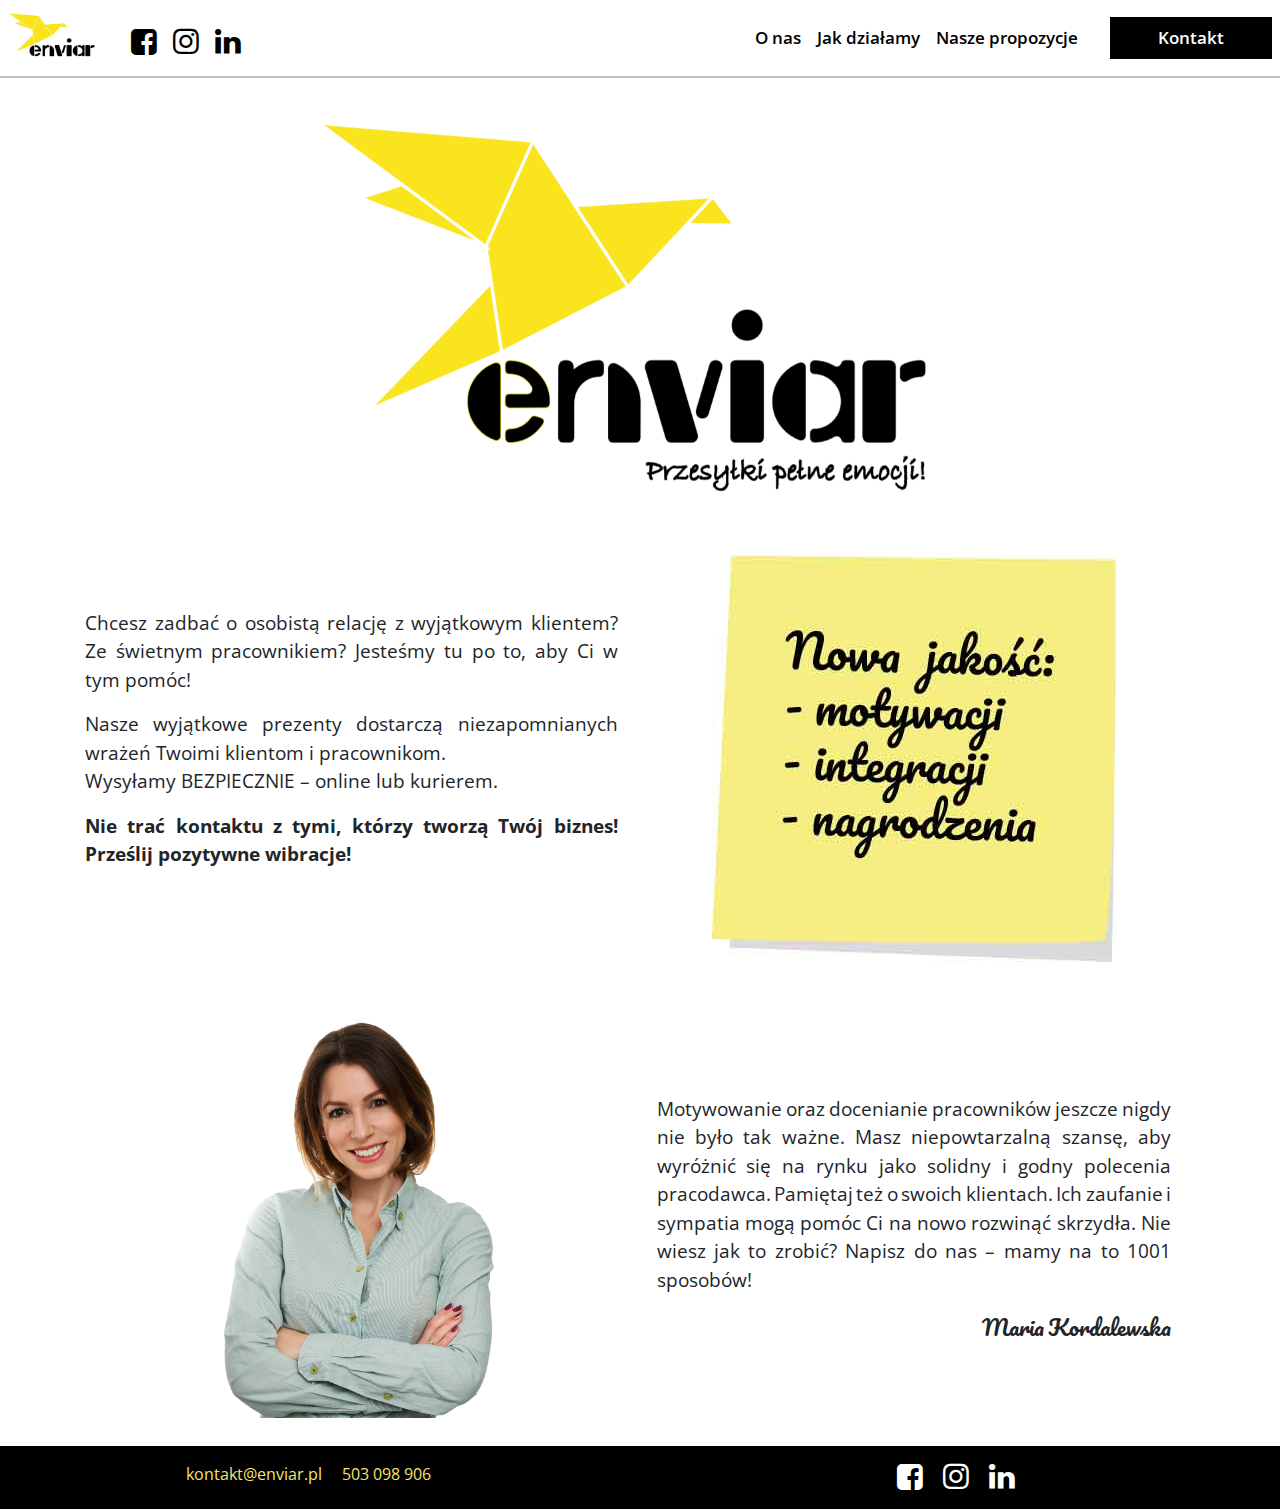
<file: Enviar/index.html>
<!DOCTYPE html>
<html>
<head>
    <!--Mateusz Sobiech-->
    <meta charset='utf-8'>
    <meta http-equiv='X-UA-Compatible' content='IE=edge'>
    <title>Enviar</title>
    <meta name='viewport' content='width=device-width, initial-scale=1'>

    <meta property="og:title" content="Przesyłki pełne emocji!" />

    <link rel='stylesheet' type='text/css' media='screen' href='css/bootstrap.min.css'>
    <link rel='stylesheet' type='text/css' media='screen' href='main.css'>
    <link rel='stylesheet' type='text/css' media='screen' href='css/fontello.css'> 
<link href="https://fonts.googleapis.com/css?family=Open+Sans:300,400,700&amp;subset=latin-ext" rel="stylesheet">
<link href="https://fonts.googleapis.com/css2?family=Pacifico&display=swap" rel="stylesheet">

    <link rel="icon" href="img/Ptak.ico" sizes="16x16">

    <link href="https://fonts.googleapis.com/css2?family=Dancing+Script:wght@600;700&display=swap" rel="stylesheet">

    <style>
        body
        {
            padding-top: 4.5rem;
        }
    </style>
</head>
<body>
    
    <header>
        <nav class="navbar bg-white navbar-light navbar-expand-md fixed-top">
            <a class="navbar-brand" href="http://enviar.pl/"><img src="img/logo1.jpg" width="91,5" height="50" class="mr-2" alt=""></a>
            <a class="tilelink mt-2" href="https://www.facebook.com/Enviar-przesy%C5%82ki-pe%C5%82ne-emocji-101554174903630/" target="_blank"><i class="mt-4 icon-facebook-squared"></i></a>
            <a class="tilelink1 mt-2" href="https://www.instagram.com/firma_z_przeslaniem/?hl=pl" target="_blank"><i class="icon-instagram"></i></a>
            <a class="tilelink2 mt-2" href="https://www.linkedin.com/company/enviar-przesy%C5%82ki-pe%C5%82ne-emocji/?viewAsMember=true" target="_blank"><i class="icon-linkedin"></i></a>

            <button class="navbar-toggler" type="button" data-toggle="collapse" data-target="#mainmenu">
                <span class="navbar-toggler-icon"></span>
            </button>

            <div class="collapse navbar-collapse" id="mainmenu">
                <ul class="navbar-nav ml-auto">
                    <li class="nav-item">
                        <a class="nav-link" href="o-nas">O nas</a>
                    </li>
                    <li class="nav-item">
                        <a class="nav-link" href="jak-dzialamy">Jak działamy</a>
                    </li>
                    <li class="nav-item">
                        <a class="nav-link" href="nasze-propozycje">Nasze propozycje</a>
                    </li>
                    <li class="nav-item">
                        <a class="nav-link kontakt px-5 ml-4" href="kontakt">Kontakt</a>
                    </li>
                </ul>
            </div>    



        </nav>
    </header>

    <main>

            <div class="container text-center">

                <header>
                    <img class="col-12 pt-5 logomain" src="img/ptak1.PNG" alt="">
                </header>

                <div class="row mt-4">

                    <div style="font-size: 19px;" class="col-lg-6 text1 text-justify my-auto">
                        <p>Chcesz zadbać o osobistą relację z wyjątkowym klientem? Ze świetnym pracownikiem? Jesteśmy tu po to, aby Ci w tym pomóc!</p> 
                        
                        <p>Nasze wyjątkowe prezenty dostarczą niezapomnianych wrażeń Twoimi klientom i pracownikom. <br> Wysyłamy BEZPIECZNIE – online lub kurierem.</p>

                        <p> <b> Nie trać kontaktu z tymi, którzy tworzą Twój biznes! Prześlij pozytywne wibracje! </b> </p>
                    </div>
                    
                    <aside class="col-lg-6 mt-4">
                        <img class="img-fluid" src="img/Kartka z napisem (1).jpg" alt="">
                    </aside>    
 
                </div>

                <div class="row sec">
                    <aside class="col-lg-6 mb-4">
                        <img style="width: 60%;" src="img/marysia.jpg" alt="">
                    </aside>
                    <div  style="font-size: 19px;  word-spacing:-2px;" class="col-lg-6 text-justify text1 my-auto px-4">
                        <p>Motywowanie oraz docenianie pracowników jeszcze nigdy nie było tak ważne. Masz niepowtarzalną szansę, aby wyróżnić się na rynku jako solidny i godny polecenia pracodawca. Pamiętaj też o swoich klientach. Ich zaufanie i sympatia mogą pomóc Ci na nowo rozwinąć skrzydła. Nie wiesz jak to zrobić? Napisz do nas – mamy na to 1001 sposobów!</p>
                        <p class="text-right" style=" font-size: 22px; font-family: 'Pacifico', cursive;"> Maria Kordalewska</p>
                    </div>
                </div>
            
            </div>

       
    </main>

    <footer>
        <div class="footer bg-footer mt-1">
            <div class="row text-center stopka">
                <div class="col-12 col-sm-6 p-3">
                    <a href="mailto:kontakt@enviar.pl ">kontakt@enviar.pl</a>
                    <a class="pl-3" href="tel:503-098-906">503 098 906</a>
                    
                </div>
                <div class="col-12 col-sm-6 p-3">
                    <a class="tilelink" href="https://www.facebook.com/Enviar-przesy%C5%82ki-pe%C5%82ne-emocji-101554174903630/" target="_blank"><i class="icon-facebook-squared"></i></a>
                    <a class="tilelink1" href="https://www.instagram.com/firma_z_przeslaniem/?hl=pl" target="_blank"><i class="icon-instagram"></i></a>
                    <a class="tilelink2" href="https://www.linkedin.com/company/enviar-przesy%C5%82ki-pe%C5%82ne-emocji/?viewAsMember=true" target="_blank"><i class="icon-linkedin"></i></a>
                </div>
            </div>
        </div>
    </footer>




    <script src="https://code.jquery.com/jquery-3.4.1.slim.min.js" integrity="sha384-J6qa4849blE2+poT4WnyKhv5vZF5SrPo0iEjwBvKU7imGFAV0wwj1yYfoRSJoZ+n" crossorigin="anonymous"></script>
    <script src="https://cdn.jsdelivr.net/npm/popper.js@1.16.0/dist/umd/popper.min.js" integrity="sha384-Q6E9RHvbIyZFJoft+2mJbHaEWldlvI9IOYy5n3zV9zzTtmI3UksdQRVvoxMfooAo" crossorigin="anonymous"></script>
    <script src="https://stackpath.bootstrapcdn.com/bootstrap/4.4.1/js/bootstrap.min.js" integrity="sha384-wfSDF2E50Y2D1uUdj0O3uMBJnjuUD4Ih7YwaYd1iqfktj0Uod8GCExl3Og8ifwB6" crossorigin="anonymous"></script>
</body>
</html>
</file>
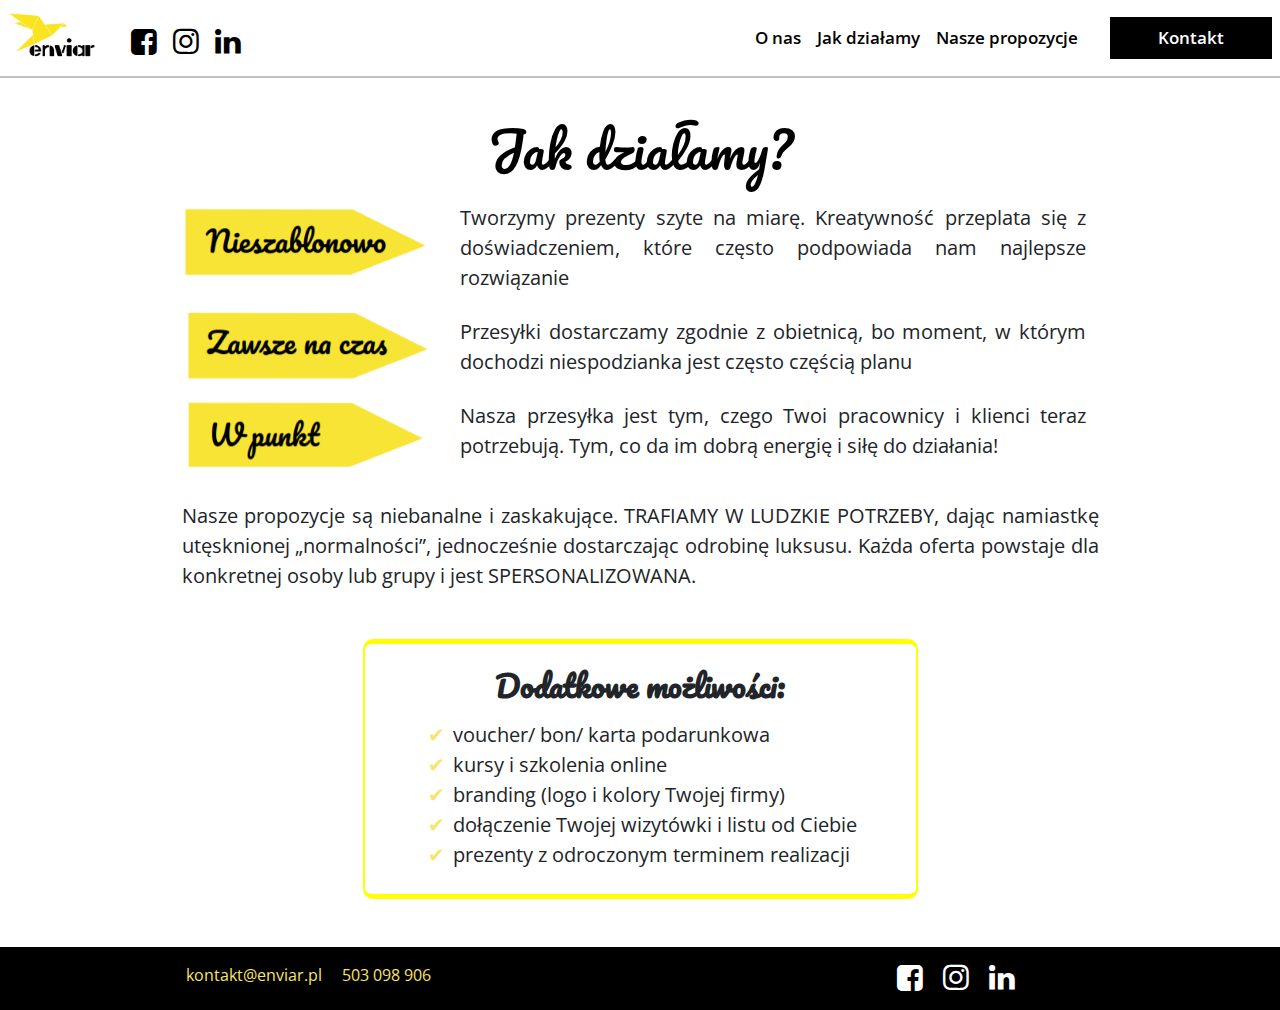
<file: Enviar/jakdzialamy.html>
<!DOCTYPE html>
<html>
<head>
    <meta charset='utf-8'>
    <meta http-equiv='X-UA-Compatible' content='IE=edge'>
    <title>Enviar</title>
    <meta name='viewport' content='width=device-width, initial-scale=1'>
    <link rel='stylesheet' type='text/css' media='screen' href='css/bootstrap.min.css'>
    <link rel='stylesheet' type='text/css' media='screen' href='main.css'>
    <link rel='stylesheet' type='text/css' media='screen' href='css/fontello.css'> 
<link href="https://fonts.googleapis.com/css?family=Open+Sans:300,400,700&amp;subset=latin-ext" rel="stylesheet">
<link href="https://fonts.googleapis.com/css2?family=Pacifico&display=swap" rel="stylesheet">

    <link rel="icon" href="img/Ptak.ico" sizes="16x16">

    <link href="https://fonts.googleapis.com/css2?family=Dancing+Script:wght@600;700&display=swap" rel="stylesheet">

    <style>
        body
        {
            padding-top: 4.5rem;
        }
    </style>
</head>
<body>
    
    <header>
        <nav class="navbar bg-white navbar-light navbar-expand-md fixed-top">
            <a class="navbar-brand" href="http://enviar.pl/"><img src="img/logo1.jpg" width="91,5" height="50" class="mr-2" alt=""></a>
            <a class="tilelink mt-2" href="https://www.facebook.com/Enviar-przesy%C5%82ki-pe%C5%82ne-emocji-101554174903630/" target="_blank"><i class="mt-4 icon-facebook-squared"></i></a>
            <a class="tilelink1 mt-2" href="https://www.instagram.com/firma_z_przeslaniem/?hl=pl" target="_blank"><i class="icon-instagram"></i></a>
            <a class="tilelink2 mt-2" href="https://www.linkedin.com/company/enviar-przesy%C5%82ki-pe%C5%82ne-emocji/?viewAsMember=true" target="_blank"><i class="icon-linkedin"></i></a>

            <button class="navbar-toggler" type="button" data-toggle="collapse" data-target="#mainmenu">
                <span class="navbar-toggler-icon"></span>
            </button>

            <div class="collapse navbar-collapse" id="mainmenu">
                <ul class="navbar-nav ml-auto">
                    <li class="nav-item">
                        <a class="nav-link" href="o-nas">O nas</a>
                    </li>
                    <li class="nav-item">
                        <a class="nav-link" href="jak-dzialamy">Jak działamy</a>
                    </li>
                    <li class="nav-item">
                        <a class="nav-link" href="nasze-propozycje">Nasze propozycje</a>
                    </li>
                    <li class="nav-item">
                        <a class="nav-link kontakt px-5 ml-4" href="kontakt">Kontakt</a>
                    </li>
                </ul>
            </div>    
        </nav>
    </header>

    <main>
        <div class="container text-center">

            <header>
                <div class="col-12 onass mb-3">
                    Jak działamy?
                </div>
            </header>

            <div class="row">
                <div class="col-12 col-lg-3 offset-lg-1 text-lg-right">
                    <img class="img-fluid" src="img/1.PNG" alt="">
                </div>
                <div class="col-12 col-lg-7 my-auto text-justify">
                    <p class="jak_txt">Tworzymy prezenty szyte na miarę. Kreatywność przeplata się z doświadczeniem, które często podpowiada nam najlepsze rozwiązanie</p>
                </div>
            </div>

            <div class="row">
                <div class="col-12 col-lg-3 offset-lg-1 text-lg-right">
                    <img class="img-fluid" src="img/2.PNG" alt="">
                </div>
                <div class="col-12 col-lg-7 mt-2 text-justify">
                    <p class="jak_txt">Przesyłki dostarczamy zgodnie z obietnicą, bo moment, w którym dochodzi niespodzianka jest często częścią planu</p>
                </div>
            </div>

            <div class="row">
                <div class="col-12 col-lg-3 offset-lg-1 text-lg-right">
                    <img class="img-fluid" src="img/3.PNG" alt="">
                </div>
                <div class="col-12 col-lg-7 mt-2 text-justify">
                    <p class="jak_txt">Nasza przesyłka jest tym, czego Twoi pracownicy i klienci teraz potrzebują. Tym, co da im dobrą energię i siłę do działania!</p>
                </div>
            </div>

            <div class="col-12 col-lg-10 offset-lg-1 text-justify mt-4 px-1">
                <p class="jak_txt">Nasze propozycje są niebanalne i zaskakujące. TRAFIAMY W LUDZKIE POTRZEBY, dając namiastkę utęsknionej „normalności”, jednocześnie dostarczając odrobinę luksusu. Każda oferta powstaje dla konkretnej osoby lub grupy i jest SPERSONALIZOWANA.</p>
            </div>

            <div class="col-lg-6 offset-lg-3 text-left mt-5 mb-5 jak_box">
                <h5 class="mt-4 text-center" style=" font-size: 30px; font-family: 'Pacifico', cursive;">Dodatkowe możliwości:</h5>
                    <ul class="jak mb-3 jak_txt ml-3 ml-lg-5 py-2">
                        <li>voucher/ bon/ karta podarunkowa</li>
                        <li>kursy i szkolenia online</li>
                        <li>branding (logo i kolory Twojej firmy)</li>
                        <li>dołączenie Twojej wizytówki i listu od Ciebie</li>
                        <li>prezenty z odroczonym terminem realizacji</li>
                    </ul>
            </div>
        </div>
    </main>

    <footer>
        <div class="footer bg-footer mt-1">
            <div class="row text-center stopka">
                <div class="col-12 col-sm-6 p-3">
                    <a href="mailto:kontakt@enviar.pl ">kontakt@enviar.pl</a>
                    <a class="pl-3" href="tel:503-098-906">503 098 906</a>
                    
                </div>
                <div class="col-12 col-sm-6 p-3">
                    <a class="tilelink" href="https://www.facebook.com/Enviar-przesy%C5%82ki-pe%C5%82ne-emocji-101554174903630/" target="_blank"><i class="icon-facebook-squared"></i></a>
                    <a class="tilelink1" href="https://www.instagram.com/firma_z_przeslaniem/?hl=pl" target="_blank"><i class="icon-instagram"></i></a>
                    <a class="tilelink2" href="https://www.linkedin.com/company/enviar-przesy%C5%82ki-pe%C5%82ne-emocji/?viewAsMember=true" target="_blank"><i class="icon-linkedin"></i></a>
                </div>
            </div>
        </div>
    </footer>




    <script src="https://code.jquery.com/jquery-3.4.1.slim.min.js" integrity="sha384-J6qa4849blE2+poT4WnyKhv5vZF5SrPo0iEjwBvKU7imGFAV0wwj1yYfoRSJoZ+n" crossorigin="anonymous"></script>
    <script src="https://cdn.jsdelivr.net/npm/popper.js@1.16.0/dist/umd/popper.min.js" integrity="sha384-Q6E9RHvbIyZFJoft+2mJbHaEWldlvI9IOYy5n3zV9zzTtmI3UksdQRVvoxMfooAo" crossorigin="anonymous"></script>
    <script src="https://stackpath.bootstrapcdn.com/bootstrap/4.4.1/js/bootstrap.min.js" integrity="sha384-wfSDF2E50Y2D1uUdj0O3uMBJnjuUD4Ih7YwaYd1iqfktj0Uod8GCExl3Og8ifwB6" crossorigin="anonymous"></script>
</body>
</html>
</file>
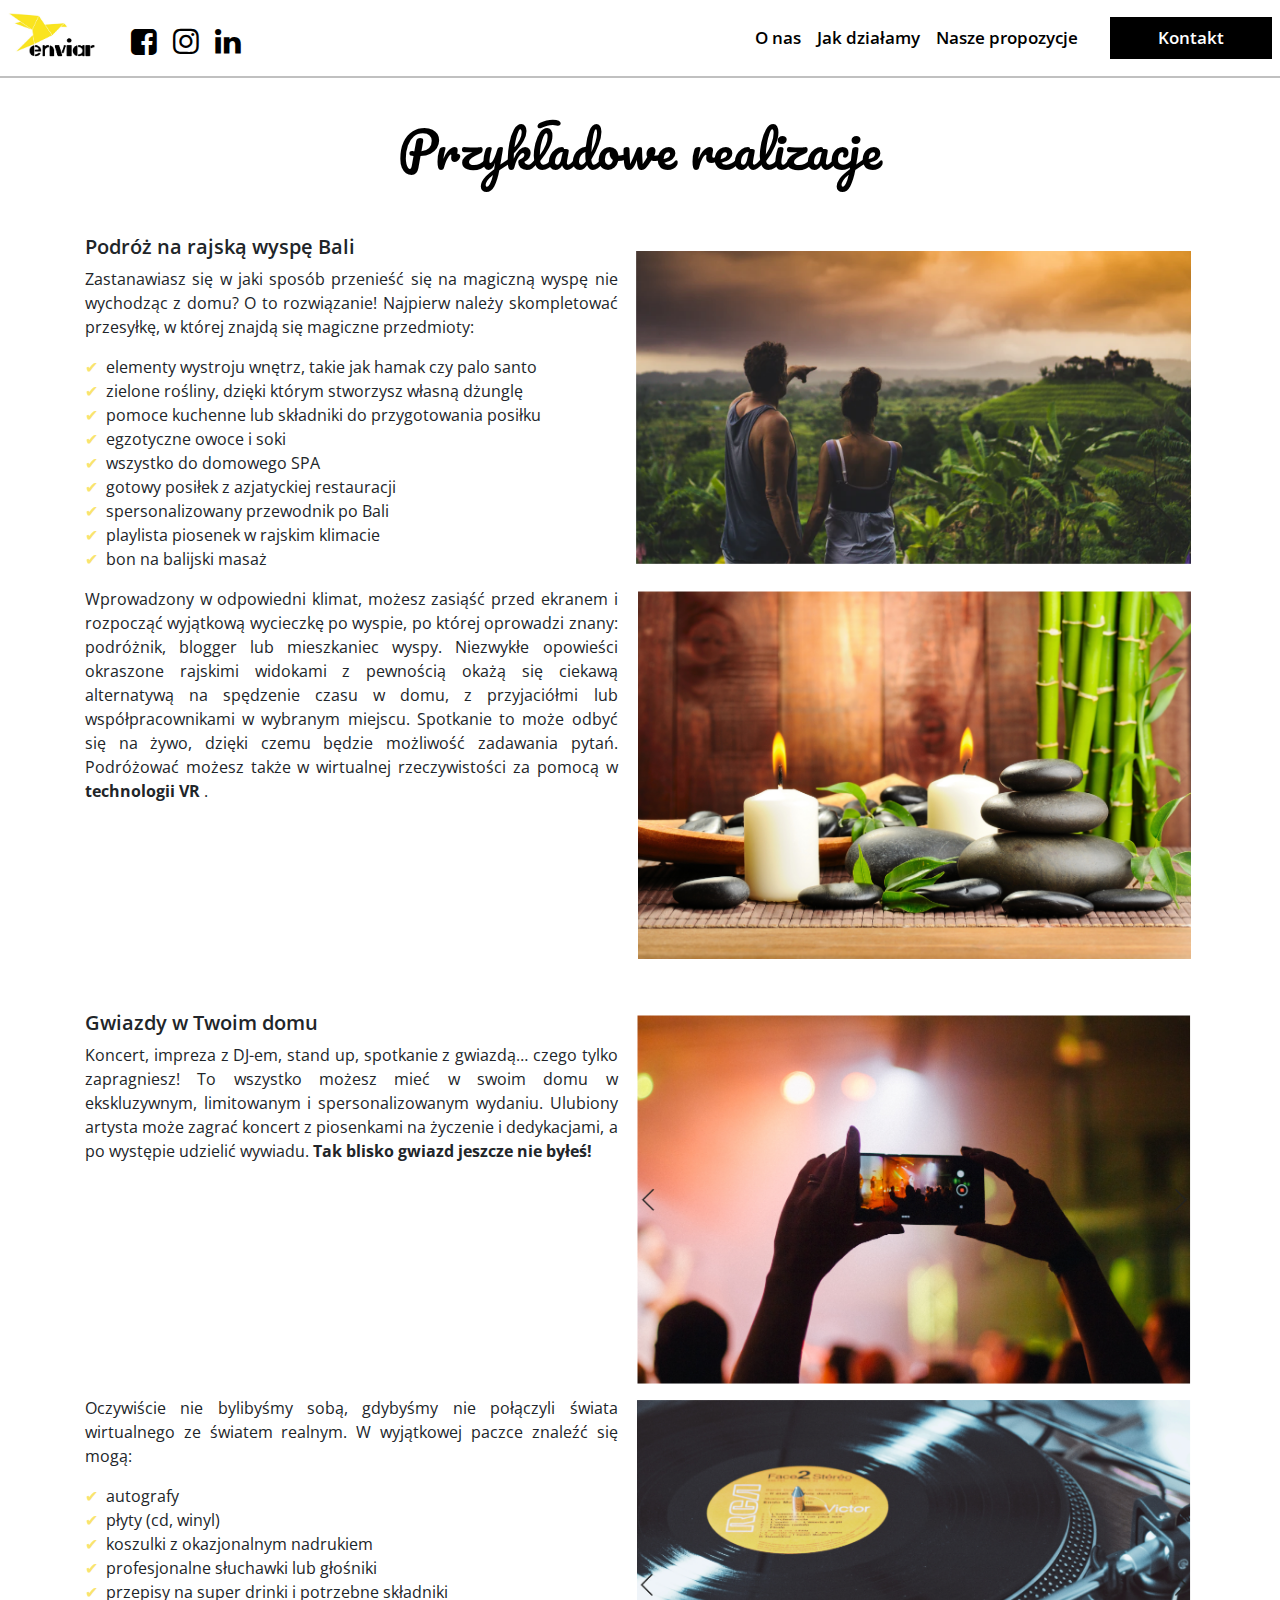
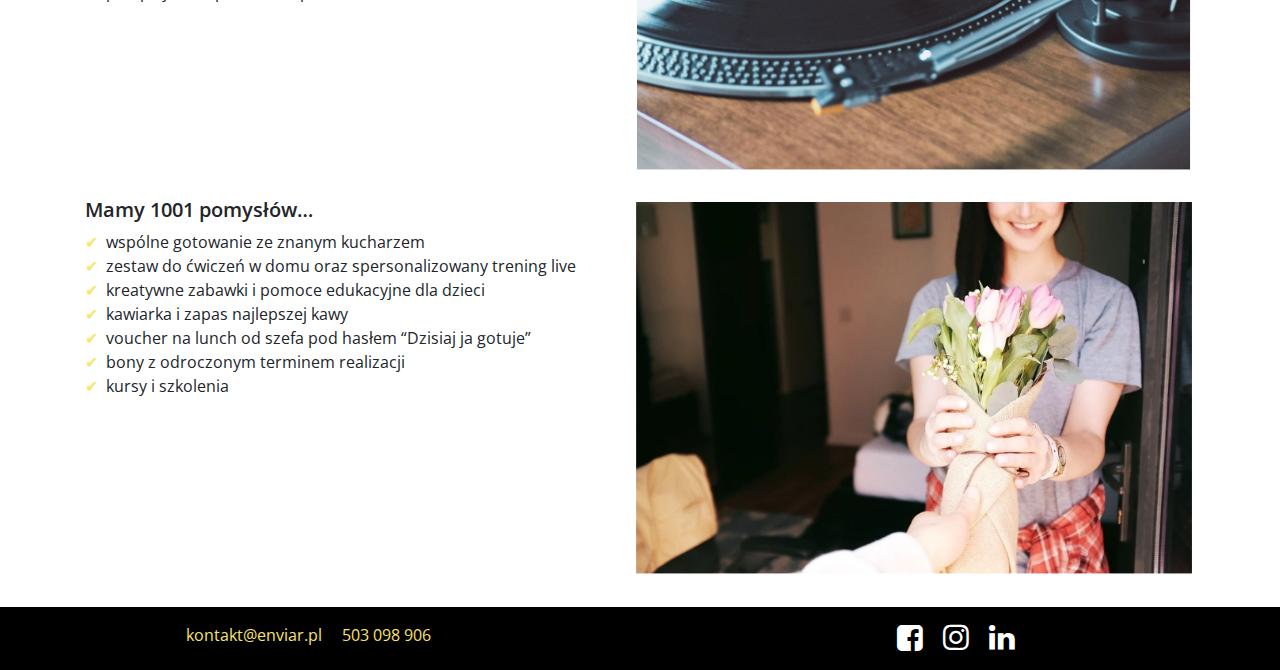
<file: Enviar/oferty.html>
<!DOCTYPE html>
<html>
<head>
    <meta charset='utf-8'>
    <meta http-equiv='X-UA-Compatible' content='IE=edge'>
    <title>Enviar</title>
    <meta name='viewport' content='width=device-width, initial-scale=1'>
    <link rel='stylesheet' type='text/css' media='screen' href='css/bootstrap.min.css'>
    <link rel='stylesheet' type='text/css' media='screen' href='main.css'>
    <link rel='stylesheet' type='text/css' media='screen' href='css/fontello.css'> 
    <link href="https://fonts.googleapis.com/css?family=Open+Sans:300,400,700&amp;subset=latin-ext" rel="stylesheet">
<link href="https://fonts.googleapis.com/css2?family=Pacifico&display=swap" rel="stylesheet">

    <link rel="icon" href="img/Ptak.ico" sizes="16x16">

    <link href="https://fonts.googleapis.com/css2?family=Dancing+Script:wght@600;700&display=swap" rel="stylesheet">

    <style>
        body
        {
            padding-top: 4.5rem;
        }
    </style>
</head>
<body>
    
    <header>
        <nav class="navbar bg-white navbar-light navbar-expand-md fixed-top">
            <a class="navbar-brand" href="http://enviar.pl/"><img src="img/logo1.jpg" width="91,5" height="50" class="mr-2" alt=""></a>
            <a class="tilelink mt-2" href="https://www.facebook.com/Enviar-przesy%C5%82ki-pe%C5%82ne-emocji-101554174903630/" target="_blank"><i class="mt-4 icon-facebook-squared"></i></a>
            <a class="tilelink1 mt-2" href="https://www.instagram.com/firma_z_przeslaniem/?hl=pl" target="_blank"><i class="icon-instagram"></i></a>
            <a class="tilelink2 mt-2" href="https://www.linkedin.com/company/enviar-przesy%C5%82ki-pe%C5%82ne-emocji/?viewAsMember=true" target="_blank"><i class="icon-linkedin"></i></a>

            <button class="navbar-toggler" type="button" data-toggle="collapse" data-target="#mainmenu">
                <span class="navbar-toggler-icon"></span>
            </button>

            <div class="collapse navbar-collapse" id="mainmenu">
                <ul class="navbar-nav ml-auto">
                    <li class="nav-item">
                        <a class="nav-link" href="o-nas">O nas</a>
                    </li>
                    <li class="nav-item">
                        <a class="nav-link" href="jak-dzialamy">Jak działamy</a>
                    </li>
                    <li class="nav-item">
                        <a class="nav-link" href="nasze-propozycje">Nasze propozycje</a>
                    </li>
                    <li class="nav-item">
                        <a class="nav-link kontakt px-5 ml-4" href="kontakt">Kontakt</a>
                    </li>
                </ul>
            </div>    



        </nav>
    </header>

    <main">

            <div class="container text-center">
                <header>
                    <div class="col-12 onass">
                        Przykładowe realizacje
                    </div>
                </header>

                <div class="row text-justify mt-5">
                    <div class="col-12 col-lg-6">
                        <h5>Podróż na rajską wyspę Bali</h5>
                        <p>Zastanawiasz się w jaki sposób przenieść się na magiczną wyspę nie wychodząc z domu? O to rozwiązanie! Najpierw należy skompletować przesyłkę, w której znajdą się magiczne przedmioty:</p>
                        <ul class="jak mb-2">
                            <li>elementy wystroju wnętrz, takie jak hamak czy palo santo</li>
                            <li>zielone rośliny, dzięki którym stworzysz własną dżunglę</li>
                            <li>pomoce kuchenne lub składniki do przygotowania posiłku</li>
                            <li>egzotyczne owoce i soki</li>
                            <li>wszystko do domowego SPA</li>
                            <li>gotowy posiłek z azjatyckiej restauracji</li>
                            <li>spersonalizowany przewodnik po Bali</li>
                            <li>playlista piosenek w rajskim klimacie</li>
                            <li>bon na balijski masaż</li>
                        </ul>
                    </div>
                    <div class="col-12 col-lg-6 my-auto p-0">
                        <img class="img-fluid" src="img/jak1.PNG" alt="">
                    </div>
                </div>

                <div class="row text-justify mt-2">
                    <div class="col-12 col-lg-6">
                        <p>Wprowadzony w odpowiedni klimat, możesz zasiąść przed ekranem i rozpocząć wyjątkową wycieczkę po wyspie, po której oprowadzi znany: podróżnik, blogger lub mieszkaniec wyspy. Niezwykłe opowieści okraszone rajskimi widokami z pewnością okażą się ciekawą alternatywą na spędzenie czasu w domu, z przyjaciółmi lub współpracownikami w wybranym miejscu. Spotkanie to może odbyć się na żywo, dzięki czemu będzie możliwość zadawania pytań. Podróżować możesz także w wirtualnej rzeczywistości za pomocą w <b>technologii VR</b> .</p>
                    </div>
                    <div class="col-12 col-lg-6 p-1">
                        <img class="img-fluid" src="img/2nd.PNG" alt="">
                    </div>
                </div>

                <div class="row text-justify mt-5">
                    <div class="col-12 col-lg-6 mb-4"> 
                        <h5>Gwiazdy w Twoim domu</h5>
                        <p>Koncert, impreza z DJ-em, stand up, spotkanie z gwiazdą… czego tylko zapragniesz! To wszystko możesz mieć w swoim domu w ekskluzywnym, limitowanym i spersonalizowanym wydaniu. Ulubiony artysta może zagrać koncert z piosenkami na życzenie i dedykacjami, a po występie udzielić wywiadu. <b>Tak blisko gwiazd jeszcze nie byłeś!</b> </p>
                    </div>
                    <div class="col-12 col-lg-6 p-1">
                        <img class="img-fluid" src="img/3rd.PNG" alt="">
                    </div>
                </div>

                <div class="row text-justify mt-2">
                    <div class="col-12 col-lg-6 mb-4">
                        <p>Oczywiście nie bylibyśmy sobą, gdybyśmy nie połączyli świata wirtualnego ze światem realnym. W wyjątkowej paczce znaleźć się mogą:</p>
                        <ul class="jak">
                            <li>autografy</li>
                            <li>płyty (cd, winyl)</li>
                            <li>koszulki z okazjonalnym nadrukiem</li>
                            <li>profesjonalne słuchawki lub głośniki</li>
                            <li>przepisy na super drinki i potrzebne składniki</li>
                        </ul>
                    </div>
                    <div class="col-12 col-lg-6 p-1">
                        <img class="img-fluid" src="img/4th.PNG" alt="">
                    </div>
                </div>

                <div class="row text-left mt-4">
                    <div class="col-12 col-lg-6">
                        <h5>Mamy 1001 pomysłów…</h5>
                        <ul class="jak mb-2">
                            <li>wspólne gotowanie ze znanym kucharzem</li>
                            <li>zestaw do ćwiczeń w domu oraz spersonalizowany trening live</li>
                            <li>kreatywne zabawki i pomoce edukacyjne dla dzieci</li>
                            <li>kawiarka i zapas najlepszej kawy</li>
                            <li>voucher na lunch od szefa pod hasłem “Dzisiaj ja gotuje”</li>
                            <li>bony z odroczonym terminem realizacji</li>
                            <li>kursy i szkolenia</li>
                        </ul>
                    </div>
                    <div class="col-12 col-lg-6 mb-4 p-0">
                        <img class="img-fluid" src="img/jak5.PNG" alt="">
                    </div>
                </div>
            </div>

    </main>

    <footer>
        <div class="footer bg-footer mt-1">
            <div class="row text-center stopka">
                <div class="col-12 col-sm-6 p-3">
                    <a href="mailto:kontakt@enviar.pl ">kontakt@enviar.pl</a>
                    <a class="pl-3" href="tel:503-098-906">503 098 906</a>
                    
                </div>
                <div class="col-12 col-sm-6 p-3">
                    <a class="tilelink" href="https://www.facebook.com/Enviar-przesy%C5%82ki-pe%C5%82ne-emocji-101554174903630/" target="_blank"><i class="icon-facebook-squared"></i></a>
                    <a class="tilelink1" href="https://www.instagram.com/firma_z_przeslaniem/?hl=pl" target="_blank"><i class="icon-instagram"></i></a>
                    <a class="tilelink2" href="https://www.linkedin.com/company/enviar-przesy%C5%82ki-pe%C5%82ne-emocji/?viewAsMember=true" target="_blank"><i class="icon-linkedin"></i></a>
                </div>
            </div>
        </div>
    </footer>




    <script src="https://code.jquery.com/jquery-3.4.1.slim.min.js" integrity="sha384-J6qa4849blE2+poT4WnyKhv5vZF5SrPo0iEjwBvKU7imGFAV0wwj1yYfoRSJoZ+n" crossorigin="anonymous"></script>
    <script src="https://cdn.jsdelivr.net/npm/popper.js@1.16.0/dist/umd/popper.min.js" integrity="sha384-Q6E9RHvbIyZFJoft+2mJbHaEWldlvI9IOYy5n3zV9zzTtmI3UksdQRVvoxMfooAo" crossorigin="anonymous"></script>
    <script src="https://stackpath.bootstrapcdn.com/bootstrap/4.4.1/js/bootstrap.min.js" integrity="sha384-wfSDF2E50Y2D1uUdj0O3uMBJnjuUD4Ih7YwaYd1iqfktj0Uod8GCExl3Og8ifwB6" crossorigin="anonymous"></script>
</body>
</html>
</file>
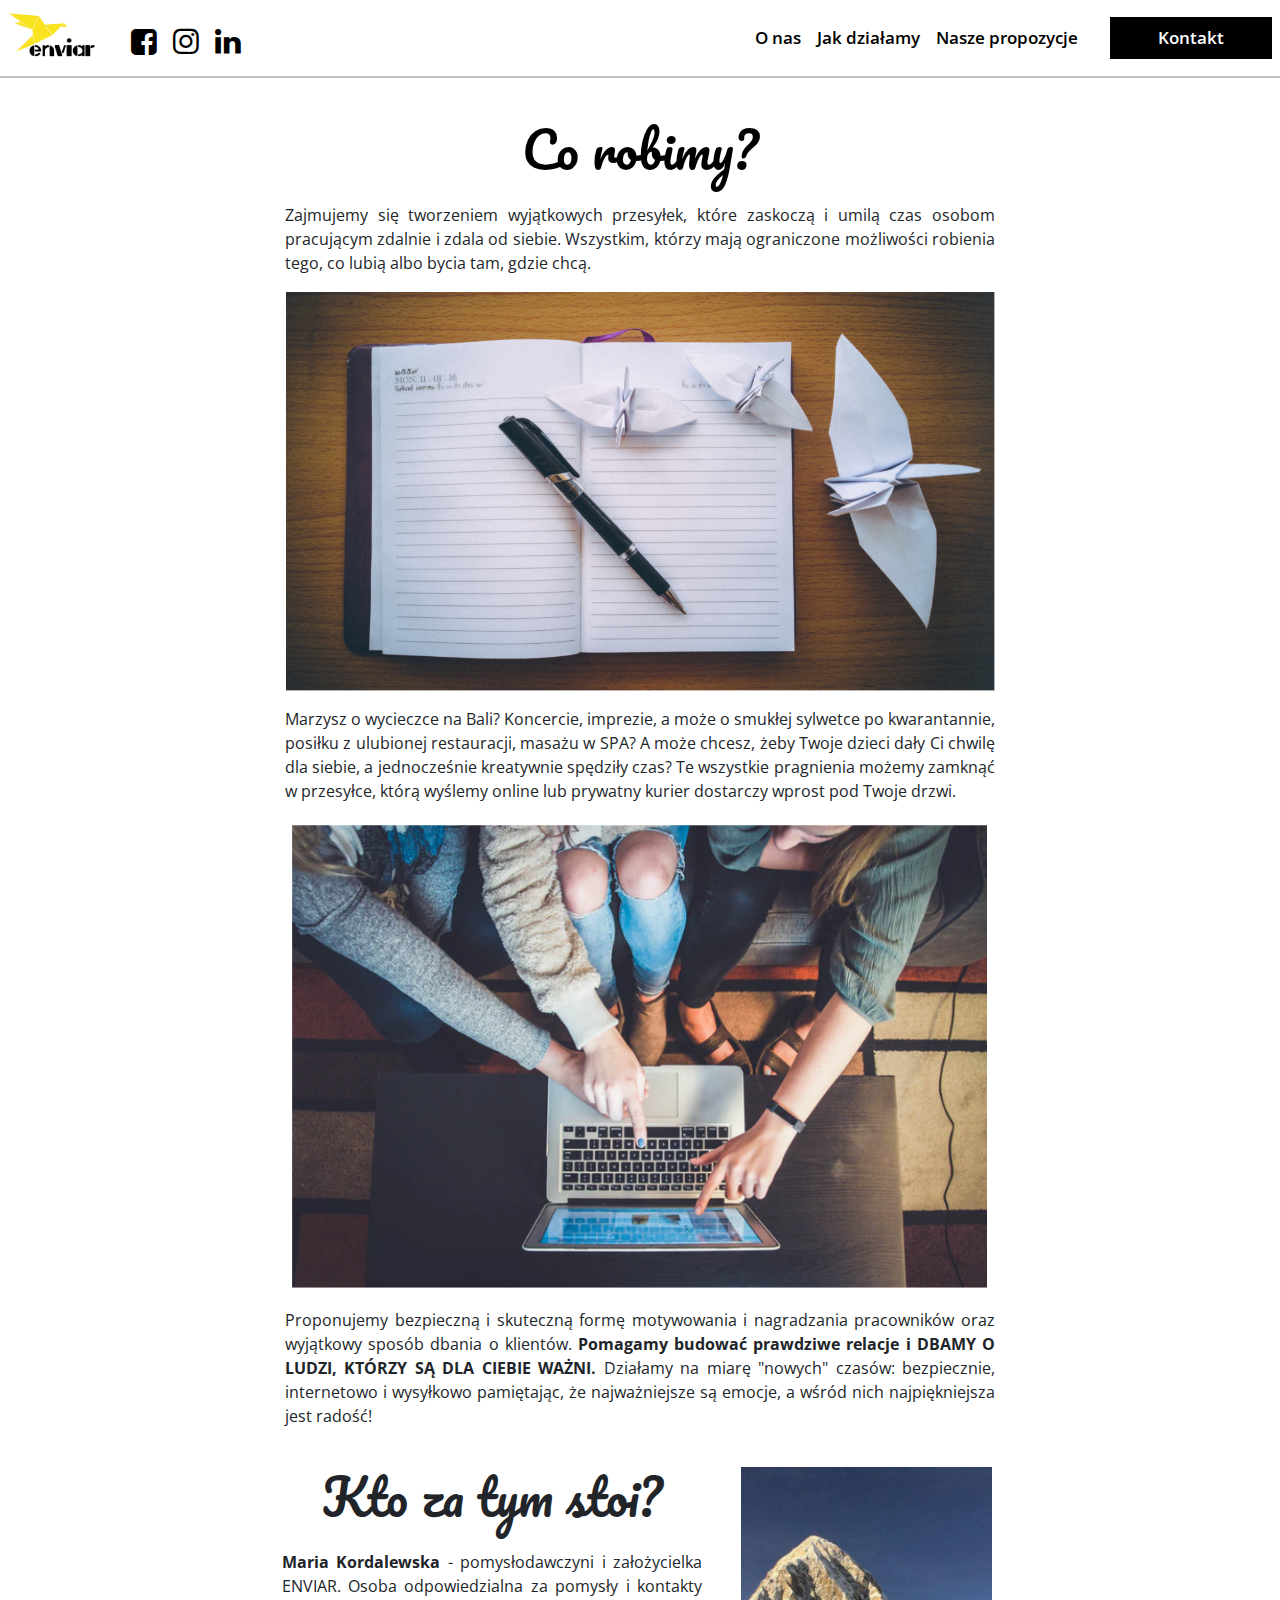
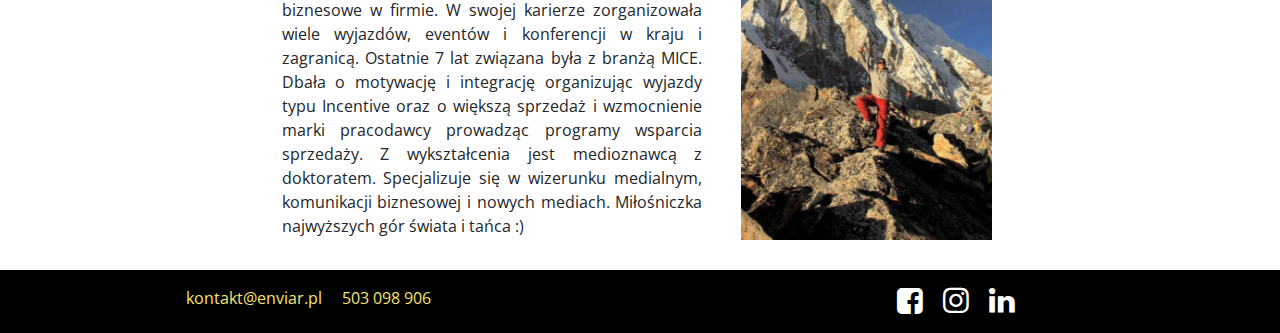
<file: Enviar/onas.html>
<!DOCTYPE html>
<html>
<head>
    <meta charset='utf-8'>
    <meta http-equiv='X-UA-Compatible' content='IE=edge'>
    <title>Enviar</title>
    <meta name='viewport' content='width=device-width, initial-scale=1'>
    <link rel='stylesheet' type='text/css' media='screen' href='css/bootstrap.min.css'>
    <link rel='stylesheet' type='text/css' media='screen' href='main.css'>
    <link rel='stylesheet' type='text/css' media='screen' href='css/fontello.css'> 
<link href="https://fonts.googleapis.com/css?family=Open+Sans:300,400,700&amp;subset=latin-ext" rel="stylesheet">
<link href="https://fonts.googleapis.com/css2?family=Pacifico&display=swap" rel="stylesheet">

    <link rel="icon" href="img/Ptak.ico" sizes="16x16">

    <link href="https://fonts.googleapis.com/css2?family=Dancing+Script:wght@600;700&display=swap" rel="stylesheet">

    <style>
        body
        {
            padding-top: 4.5rem;
        }
    </style>
</head>
<body>
    
    <header>
        <nav class="navbar bg-white navbar-light navbar-expand-md fixed-top">
            <a class="navbar-brand" href="http://enviar.pl/"><img src="img/logo1.jpg" width="91,5" height="50" class="mr-2" alt=""></a>
            <a class="tilelink mt-2" href="https://www.facebook.com/Enviar-przesy%C5%82ki-pe%C5%82ne-emocji-101554174903630/" target="_blank"><i class="mt-4 icon-facebook-squared"></i></a>
            <a class="tilelink1 mt-2" href="https://www.instagram.com/firma_z_przeslaniem/?hl=pl" target="_blank"><i class="icon-instagram"></i></a>
            <a class="tilelink2 mt-2" href="https://www.linkedin.com/company/enviar-przesy%C5%82ki-pe%C5%82ne-emocji/?viewAsMember=true" target="_blank"><i class="icon-linkedin"></i></a>

            <button class="navbar-toggler" type="button" data-toggle="collapse" data-target="#mainmenu">
                <span class="navbar-toggler-icon"></span>
            </button>

            <div class="collapse navbar-collapse" id="mainmenu">
                <ul class="navbar-nav ml-auto">
                    <li class="nav-item">
                        <a class="nav-link" href="o-nas">O nas</a>
                    </li>
                    <li class="nav-item">
                        <a class="nav-link" href="jak-dzialamy">Jak działamy</a>
                    </li>
                    <li class="nav-item">
                        <a class="nav-link" href="nasze-propozycje">Nasze propozycje</a>
                    </li>
                    <li class="nav-item">
                        <a class="nav-link kontakt px-5 ml-4" href="kontakt">Kontakt</a>
                    </li>
                </ul>
            </div>    



        </nav>
    </header>

    <main>
        <div class="container text-justify">

            <header>
                <div class="col-12 onass mb-3 text-center">
                    Co robimy?
                </div>
            </header>

            <p class="col-lg-8 offset-lg-2">Zajmujemy się tworzeniem wyjątkowych przesyłek, które zaskoczą i umilą czas osobom pracującym zdalnie i zdala od siebie. Wszystkim, którzy mają ograniczone możliwości robienia tego, co lubią albo bycia tam, gdzie chcą.</p>

            <div class="col-lg-8 offset-lg-2 text-center">
                <img class="img-fluid mb-3" src="img/1st.PNG" alt="">
            </div>

            <p class="col-lg-8 offset-lg-2">Marzysz o wycieczce na Bali? Koncercie, imprezie, a może o smukłej sylwetce po kwarantannie, posiłku z ulubionej restauracji, masażu w SPA? A może chcesz, żeby Twoje dzieci dały Ci chwilę dla siebie, a jednocześnie kreatywnie spędziły czas? Te wszystkie pragnienia możemy zamknąć w przesyłce, którą wyślemy online lub prywatny kurier dostarczy wprost pod Twoje drzwi.</p>

            <div class="col-lg-8 offset-lg-2 text-center">
                <img class="img-fluid mb-3" src="img/onaslaptop.PNG" alt="">
            </div>
        
            <p class="col-lg-8 offset-lg-2">Proponujemy bezpieczną i skuteczną formę motywowania i nagradzania pracowników oraz wyjątkowy sposób dbania o klientów. <b>Pomagamy budować prawdziwe relacje i DBAMY O LUDZI, KTÓRZY SĄ DLA CIEBIE WAŻNI.</b> Działamy na miarę "nowych" czasów: bezpiecznie, internetowo i wysyłkowo pamiętając, że najważniejsze są emocje, a wśród nich najpiękniejsza jest radość!</p>


            <div class="row mt-4"> 
                <div class="col-12 col-lg-5 offset-lg-2 text-justify px-4">
                    <h1 class="kto1 text-center py-3">Kto za tym stoi?</h1>
                    <p class="taniec"><b>Maria Kordalewska</b> - pomysłodawczyni i założycielka ENVIAR. Osoba odpowiedzialna za pomysły i kontakty biznesowe w firmie. W swojej karierze zorganizowała wiele wyjazdów, eventów i konferencji w kraju i zagranicą. Ostatnie 7 lat związana była z branżą MICE. Dbała o motywację i integrację organizując wyjazdy typu Incentive oraz o większą sprzedaż i wzmocnienie marki pracodawcy prowadząc programy wsparcia sprzedaży. Z wykształcenia jest medioznawcą z doktoratem. Specjalizuje się w wizerunku medialnym, komunikacji biznesowej i nowych mediach. Miłośniczka najwyższych gór świata i tańca :)</p>
                </div>
                <div class="col-12 col-lg-3 my-auto text-center">
                    <img class="img-fluid" src="img/onasmarysia.PNG" alt="">
                </div>
            </div>
        </div>

    </main>

    <footer>
        <div class="footer bg-footer mt-3">
            <div class="row text-center stopka">
                <div class="col-12 col-sm-6 p-3">
                    <a href="mailto:kontakt@enviar.pl ">kontakt@enviar.pl</a>
                    <a class="pl-3" href="tel:503-098-906">503 098 906</a>
                    
                </div>
                <div class="col-12 col-sm-6 p-3">
                    <a class="tilelink" href="https://www.facebook.com/Enviar-przesy%C5%82ki-pe%C5%82ne-emocji-101554174903630/" target="_blank"><i class="icon-facebook-squared"></i></a>
                    <a class="tilelink1" href="https://www.instagram.com/firma_z_przeslaniem/?hl=pl" target="_blank"><i class="icon-instagram"></i></a>
                    <a class="tilelink2" href="https://www.linkedin.com/company/enviar-przesy%C5%82ki-pe%C5%82ne-emocji/?viewAsMember=true" target="_blank"><i class="icon-linkedin"></i></a>
                </div>
            </div>
        </div>
    </footer>




    <script src="https://code.jquery.com/jquery-3.4.1.slim.min.js" integrity="sha384-J6qa4849blE2+poT4WnyKhv5vZF5SrPo0iEjwBvKU7imGFAV0wwj1yYfoRSJoZ+n" crossorigin="anonymous"></script>
    <script src="https://cdn.jsdelivr.net/npm/popper.js@1.16.0/dist/umd/popper.min.js" integrity="sha384-Q6E9RHvbIyZFJoft+2mJbHaEWldlvI9IOYy5n3zV9zzTtmI3UksdQRVvoxMfooAo" crossorigin="anonymous"></script>
    <script src="https://stackpath.bootstrapcdn.com/bootstrap/4.4.1/js/bootstrap.min.js" integrity="sha384-wfSDF2E50Y2D1uUdj0O3uMBJnjuUD4Ih7YwaYd1iqfktj0Uod8GCExl3Og8ifwB6" crossorigin="anonymous"></script>
</body>
</html>
</file>
<file: Enviar/main.css>
body
{
    background-color: white;
    font-family: 'Open Sans', sans-serif;
}

header a:hover
{
    text-decoration: underline!important;
}

.nav-link
{
    color: black!important;
    font-weight: 600;
    font-size: 17px;
}
.navbar
{
    padding: .5rem .5rem;
}

.navbar
{
    border-bottom: 2px silver solid;
}

.kontakt
{
    color: white!important;
    background-color: black;

    transition: 0.5s;
}
.kontakt:hover
{
    color: black!important;
    box-shadow: inset 9.7em 0 0 0 #F9E46E;
    text-decoration: none!important;
}
h4
{
    /*color: #F9E46E;*/
    color: black;
    font-family: 'Pacifico', cursive;
    font-weight: 700;
    font-size: 34px;

}
.ptak
{
	width: 80%;
	height: auto;
}

/*-----------------------------PTAK-------------------------------*/

.text1
{
    font-size: 20px;
}
.sec
{
    margin-top: 50px;
}
.logomain
{
    width: 60%;
}


/*-----------------------------FOOTER-------------------------------*/
.bg-footer
{
    background-color: black;
}

a.tilelink, a.tilelink1, a.tilelink2
{
    color: black;
}
.footer a.tilelink,.footer a.tilelink1,.footer a.tilelink2
{
    color: white;
}
a.tilelink:hover
{
    color: rgb(47, 99, 209);
}
a.tilelink1:hover
{
    color: #d6249f;
    
}
a.tilelink2:hover
{
    color: #5ebdf5;
}

.row
{
    margin-right: 0px;
}

.stopka a
{
    color: #F9E46E;
}

/*-----------------------------MEDIA-------------------------------*/
@media (max-width: 575px)
{
    .blockquote
    {
        font-size: 17px!important;
    }
    .kontakt
    {
        padding: 5px!important;
        margin: 0!important;
    }
    .kontakt:hover
    {
        color: white!important;
        box-shadow: none;
        text-decoration: underline!important;
    }
    /*.onass
    {
        margin-top: 0px!important;
        padding: 0!important;
        margin-left: 40px!important;
    }*/
    .card
    {
        background-color: #F9E46E;
        padding: 30px;
        margin-left: 10px;
    }
    .taniec
    {
        font-size: 15px!important;
    }
    .logomain
    {
        width: 100%!important;
    }
    .ktoonas
    {
        font-size: 37px!important;
    }
    .k_w
    {
        width: 100%!important;
        margin-top: 60px;
        margin-bottom: 70px;        
    }
}

/*-----------------------------ONAS-------------------------------*/
.onass
{
    color: black;
    font-family: 'Pacifico', cursive;
    font-weight: 400;
    font-size: 50px;
    margin-top: 40px;
}
.kto
{
    font-size: 20px;
    font-family: 'Pacifico', cursive;
}
.kto1
{
    font-size: 48px;
    font-family: 'Pacifico', cursive;
}

.taniec
{
    font-size: 1rem;
}

/*-----------------------------JAK-------------------------------*/

ul {
    list-style: none; /* Remove list bullets */
    padding: 0;
    margin: 0;
  }
.jak li:before {
    content: "✔"; /* Insert content that looks like bullets */
    padding-right: 8px;
    color: #F9E46E; /* Or a color you prefer */
  }

.jak_txt
{
    font-size: 20px;
}
.jak_box
{
    border: solid yellow;
    border-radius: 10px;
    border-width: 5px 2px;
}

/*-----------------------------OFERTY-------------------------------*/

h5
{
    font-weight: 600;
}


/*-----------------------------KONTAKT-------------------------------*/

.card
{
    background-color: #F9E46E;
    padding: 30px 20px;
}
.card li
{
    margin-top: 10px;
}

.kicon
{
    margin-top: 10px;
    font-size: 45px;
}

.k_box
{   
    border: solid rgb(255, 255, 25);
    border-width: 10px 3px 10px 10px;
    padding: 55px 10px;
    letter-spacing: 2px;
}   

.k_box li
{
    margin-top: 15px;
}

.k_w
{
    width: 60%;
}
</file>
<file: Enviar/css/fontello.css>
@font-face {
  font-family: 'fontello';
  src: url('../font/fontello.eot?77095548');
  src: url('../font/fontello.eot?77095548#iefix') format('embedded-opentype'),
       url('../font/fontello.woff2?77095548') format('woff2'),
       url('../font/fontello.woff?77095548') format('woff'),
       url('../font/fontello.ttf?77095548') format('truetype'),
       url('../font/fontello.svg?77095548#fontello') format('svg');
  font-weight: normal;
  font-style: normal;
}
/* Chrome hack: SVG is rendered more smooth in Windozze. 100% magic, uncomment if you need it. */
/* Note, that will break hinting! In other OS-es font will be not as sharp as it could be */
/*
@media screen and (-webkit-min-device-pixel-ratio:0) {
  @font-face {
    font-family: 'fontello';
    src: url('../font/fontello.svg?77095548#fontello') format('svg');
  }
}
*/
 
 [class^="icon-"]:before, [class*=" icon-"]:before {
  font-family: "fontello";
  font-style: normal;
  font-weight: normal;
  speak: none;
 
  display: inline-block;
  text-decoration: inherit;
  width: 1em;
  margin-right: .2em;
  text-align: center;
  /* opacity: .8; */
 
  /* For safety - reset parent styles, that can break glyph codes*/
  font-variant: normal;
  text-transform: none;
 
  /* fix buttons height, for twitter bootstrap */
  line-height: 1em;
 
  /* Animation center compensation - margins should be symmetric */
  /* remove if not needed */
  margin-left: .2em;
 
  /* you can be more comfortable with increased icons size */
  /* font-size: 120%; */
 
  /* Font smoothing. That was taken from TWBS */
  -webkit-font-smoothing: antialiased;
  -moz-osx-font-smoothing: grayscale;
 
  /* Uncomment for 3D effect */
  /* text-shadow: 1px 1px 1px rgba(127, 127, 127, 0.3); */
}
 
.icon-mail:before { content: '\e800'; font-size: 30px; } /* '' */
.icon-phone:before { content: '\e801';font-size: 30px; } /* '' */
.icon-linkedin:before { content: '\f0e1'; font-size: 30px;} /* '' */
.icon-instagram:before { content: '\f16d'; font-size: 30px;} /* '' */
.icon-facebook-squared:before { content: '\f308'; font-size: 30px;} /* '' */
</file>
